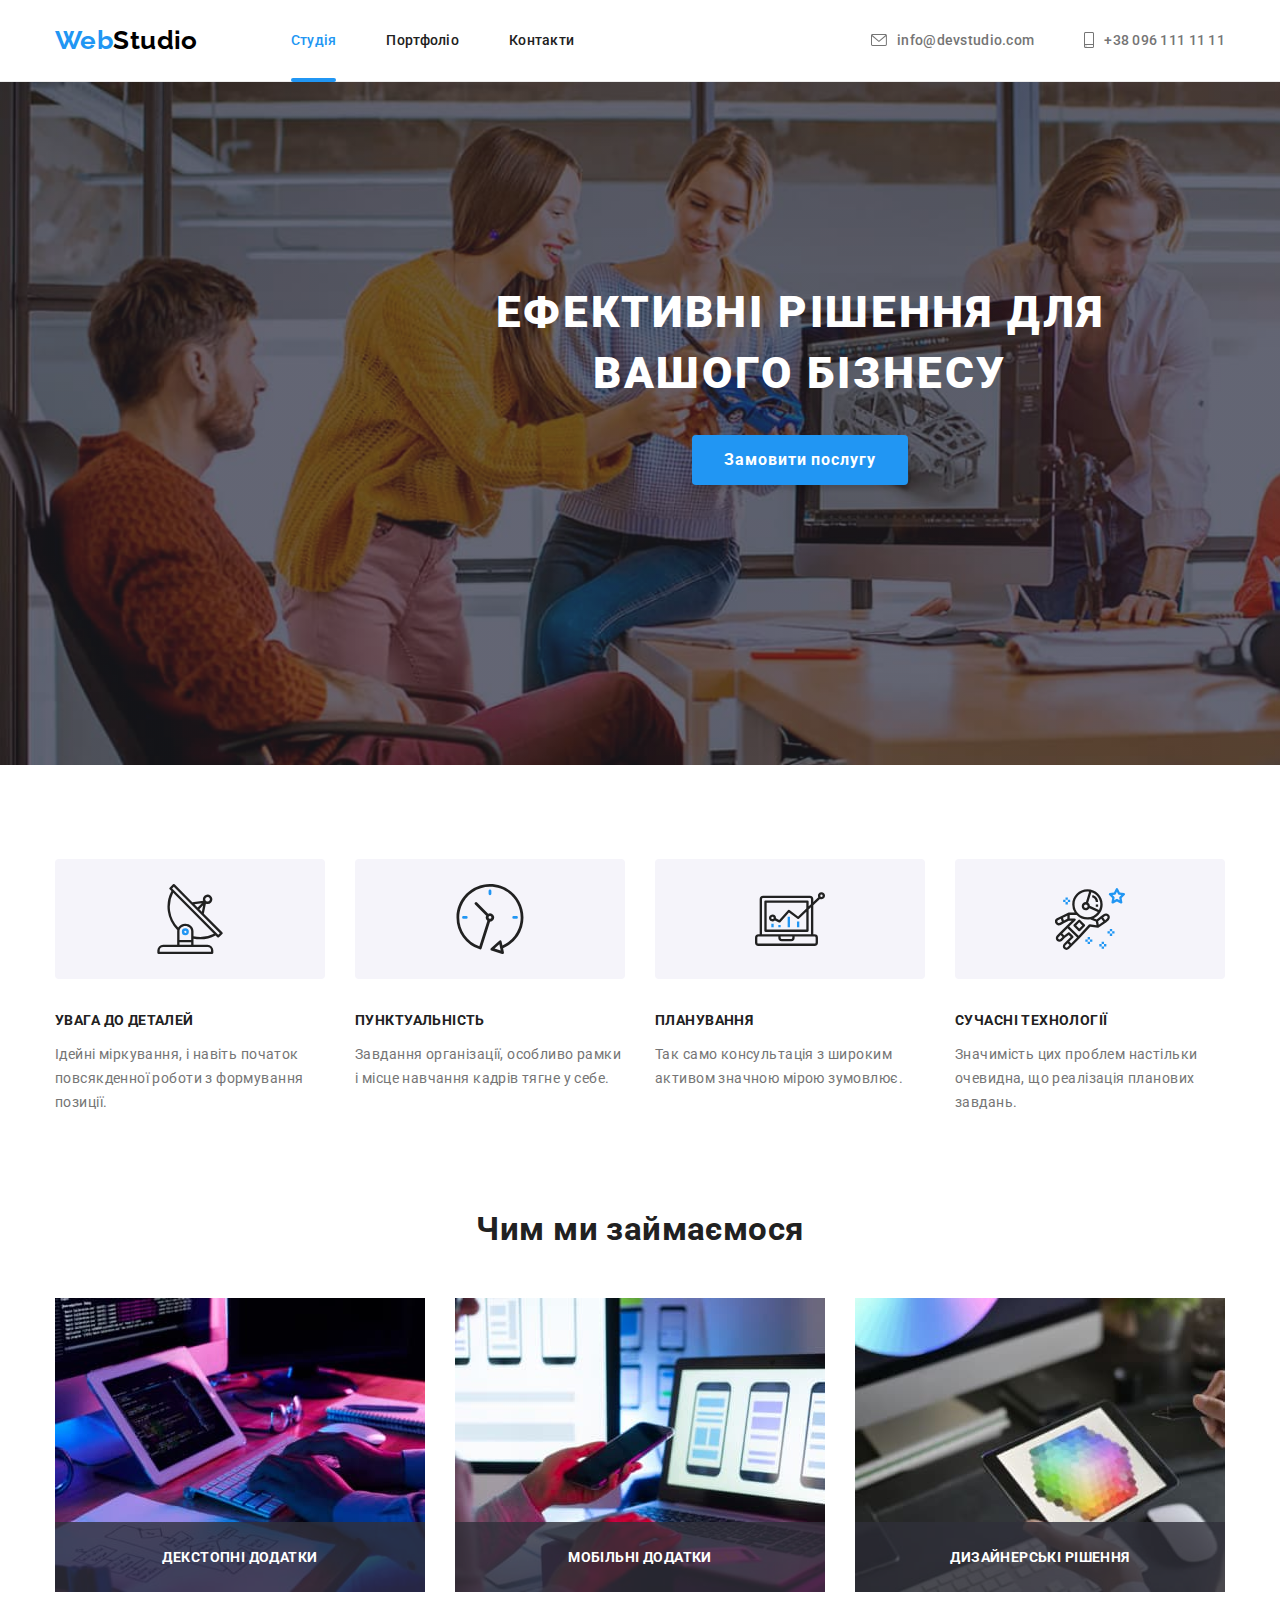
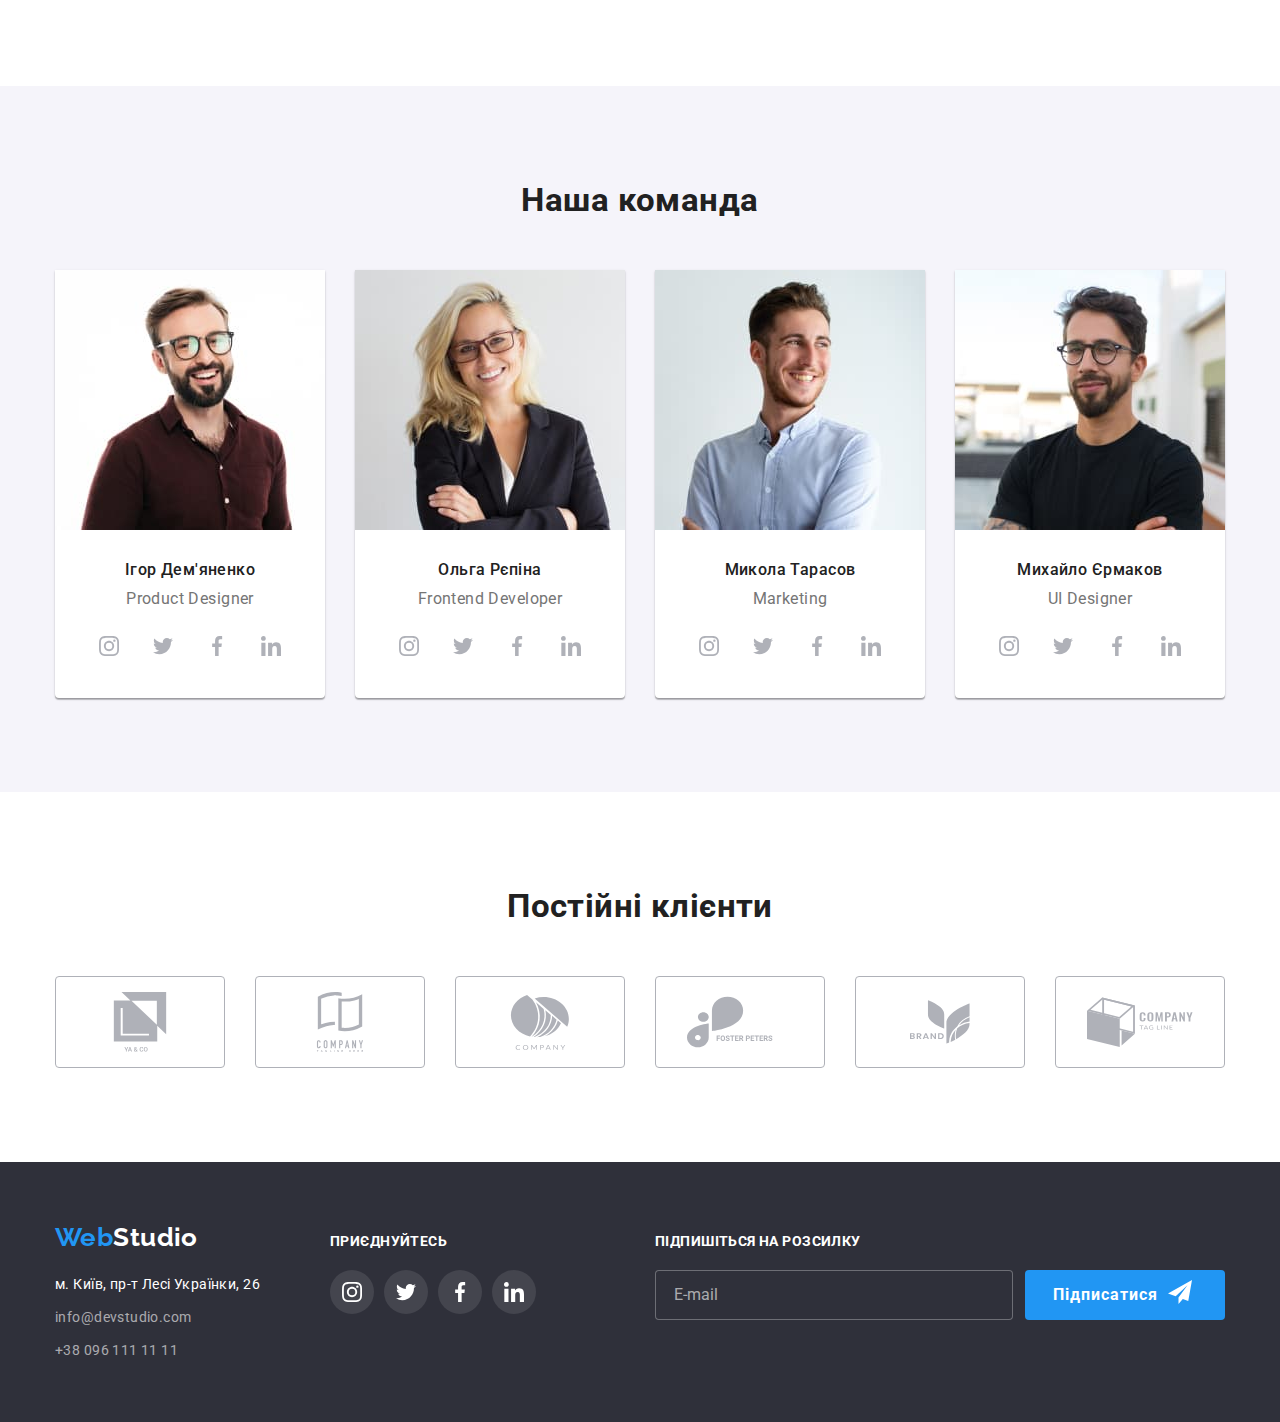
<file: index.html>
<!DOCTYPE html>
<html lang="uk">
  <head>
    <meta charset="UTF-8" />
    <meta http-equiv="X-UA-Compatible" content="IE=edge" />
    <meta name="viewport" content="width=device-width, initial-scale=1.0" />
    <title>WebStudio</title>
    <link rel="preconnect" href="https://fonts.googleapis.com" />
    <link rel="preconnect" href="https://fonts.gstatic.com" crossorigin />
    <link
      href="https://fonts.googleapis.com/css2?family=Raleway:wght@700&family=Roboto:wght@400;500;700;900&display=swap"
      rel="stylesheet"
    />
    <link
      rel="stylesheet"
      href="https://cdn.jsdelivr.net/npm/modern-normalize@1.1.0/modern-normalize.min.css"
    />
    <link rel="stylesheet" href="./css/main.min.css" />
  </head>
  <body>
    <!--Header of site-->
    <header class="page-header">
      <div class="container">
        <nav class="navigation">
          <!--Logo-->

          <a class="logo logo--header" href="./index.html" lang="en"
            ><span class="logo logo--blue">Web</span>Studio</a
          >
          <!--Navigation of site-->

          <ul class="site-nav">
            <li>
              <a class="site-nav__link site-nav__link--current" href="./index.html">Студія</a>
            </li>
            <li>
              <a class="site-nav__link" href="./portfolio.html">Портфоліо</a>
            </li>
            <li>
              <a class="site-nav__link" href="#">Контакти</a>
            </li>
          </ul>
        </nav>
        <!--Contacts-->

        <ul class="list-contacts">
          <li class="list-contacts__item">
            <a class="list-contacts__link" href="mailto:info@devstudio.com">
              <svg width="16" height="12" class="list-contacts__icon">
                <use href="./images/icons.svg#icon-envelope"></use>
              </svg>
              info@devstudio.com</a
            >
          </li>
          <li class="list-contacts__item">
            <a class="list-contacts__link" href="tel:+380961111111">
              <svg width="10" height="16" class="list-contacts__icon">
                <use href="./images/icons.svg#icon-smartphone"></use>
              </svg>
              +38 096 111 11 11</a
            >
          </li>
        </ul>

        <!-- Mobile menu button -->
        <button class="mobile-menu__button js-open-menu" type="button">
          <svg class="mobile-menu__icon">
            <use href="./images/icons.svg#icon-mobile-menu"></use>
          </svg>
        </button>
      </div>

      <!-- Mobile menu -->
      <div class="mobile-menu container js-menu-container">
        <button class="mobile-menu__closed js-close-menu">
          <svg width="19" height="19">
            <use href="./images/icons.svg#icon-close"></use>
          </svg>
        </button>

        <nav>
          <ul class="mobile-nav">
            <li class="mobile-nav__item">
              <a class="mobile-nav__link mobile-nav__link--current" href="./index.html">Студія</a>
            </li>
            <li class="mobile-nav__item">
              <a class="mobile-nav__link" href="./portfolio.html">Портфоліо</a>
            </li>
            <li class="mobile-nav__item">
              <a class="mobile-nav__link" href="#">Контакти</a>
            </li>
          </ul>
        </nav>

        <ul class="mobile-list-contacts">
          <li class="mobile-list-contacts__item">
            <a
              class="mobile-list-contacts__link mobile-list-contacts__link--tel"
              href="tel:+380961111111"
            >
              +38 096 111 11 11</a
            >
          </li>
          <li class="mobile-list-contacts__item">
            <a class="mobile-list-contacts__link" href="mailto:info@devstudio.com">
              info@devstudio.com</a
            >
          </li>
        </ul>
        <ul class="mobile-list-social">
          <li class="mobile-list-social__item">
            <a class="mobile-list-social__link" href="#" aria-label="Instagram">Instagram</a>
          </li>
          <li class="mobile-list-social__item">
            <a class="mobile-list-social__link" href="#" aria-label="Twitter">Twitter</a>
          </li>
          <li class="mobile-list-social__item">
            <a class="mobile-list-social__link" href="#" aria-label="Facebook">Facebook</a>
          </li>
          <li class="mobile-list-social__item">
            <a class="mobile-list-social__link" href="#" aria-label="LinkedIn">LinkedIn</a>
          </li>
        </ul>
      </div>
    </header>

    <!--Main content-->
    <main>
      <!--Hero-->
      <section class="hero hero__overlay">
        <div class="container">
          <h1 class="hero__title">Ефективні рішення для вашого бізнесу</h1>
          <button class="hero__button" type="button" data-modal-open>Замовити послугу</button>
        </div>
      </section>

      <!--About us-->
      <section class="benefits section benefits__section">
        <div class="container">
          <!--Hidden h2-->
          <h2 class="section__title vis-hidden">Особливості</h2>
          <ul class="benefits-list">
            <li class="benefits-list__item">
              <div class="benefits-list__icon">
                <svg width="70" height="70"><use href="./images/icons.svg#icon-antenna"></use></svg>
              </div>
              <h3 class="benefits-list__description">Увага до деталей</h3>
              <p>Ідейні міркування, і навіть початок повсякденної роботи з формування позиції.</p>
            </li>
            <li class="benefits-list__item">
              <div class="benefits-list__icon">
                <svg width="70" height="70"><use href="./images/icons.svg#icon-clock"></use></svg>
              </div>
              <h3 class="benefits-list__description">Пунктуальність</h3>
              <p>Завдання організації, особливо рамки і місце навчання кадрів тягне у себе.</p>
            </li>
            <li class="benefits-list__item">
              <div class="benefits-list__icon">
                <svg width="70" height="70"><use href="./images/icons.svg#icon-diagram"></use></svg>
              </div>
              <h3 class="benefits-list__description">Планування</h3>
              <p>Так само консультація з широким активом значною мірою зумовлює.</p>
            </li>
            <li class="benefits-list__item">
              <div class="benefits-list__icon">
                <svg width="70" height="70">
                  <use href="./images/icons.svg#icon-astronaut"></use>
                </svg>
              </div>
              <h3 class="benefits-list__description">Сучасні технології</h3>
              <p>Значимість цих проблем настільки очевидна, що реалізація планових завдань.</p>
            </li>
          </ul>
        </div>
      </section>

      <!--About products-->
      <section class="product section">
        <div class="container">
          <h2 class="section__title">Чим ми займаємося</h2>
          <ul class="product__list">
            <li class="product__card">
              <img
                srcset="./images/desktop/img1@1x.jpg 1x, ./images/desktop/img1@2x.jpg 2x"
                src="#"
                alt="Людина працює з ноутбуком"
                width="370"
              />
              <div class="product__overlay">
                <p class="product__title">Декстопні додатки</p>
              </div>
            </li>
            <li class="product__card">
              <img
                srcset="./images/desktop/img2@1x.jpg 1x, ./images/desktop/img2@2x.jpg 2x"
                src="#"
                alt="Людина перед монитором комп'ютера дивиться на екран смартфона"
                width="370"
              />
              <div class="product__overlay">
                <p class="product__title">Мобільні додатки</p>
              </div>
            </li>
            <li class="product__card">
              <img
                srcset="./images/desktop/img3@1x.jpg 1x, ./images/desktop/img3@2x.jpg 2x"
                src="#"
                alt="Людина працює з планшетом"
                width="370"
              />
              <div class="product__overlay">
                <p class="product__title">Дизайнерські рішення</p>
              </div>
            </li>
          </ul>
        </div>
      </section>

      <!--About Team -->
      <section class="team section">
        <div class="container">
          <h2 class="section__title">Наша команда</h2>
          <ul class="team__list">
            <li class="team__item">
              <picture>
                <source
                  srcset="
                    ./images/desktop/photo-igor@1x.jpg 1x,
                    ./images/desktop/photo-igor@2x.jpg 2x
                  "
                  media="(min-width: 1200px)"
                />
                <source
                  srcset="
                    ./images/tablet/photo-igor@1x.jpg 1x,
                    ./images/tablet/photo-igor@2x.jpg 2x
                  "
                  media="(min-width: 768px)"
                />
                <source
                  srcset="
                    ./images/mobile/photo-igor@1x.jpg 1x,
                    ./images/mobile/photo-igor@2x.jpg 2x
                  "
                  media="(max-width: 767px)"
                />
                <img class="team__photo" src="#" alt="Дизайнер Ігор Дем'яненко " />
              </picture>

              <div class="team__employee">
                <h3 class="team__subtitle">Ігор Дем'яненко</h3>
                <p class="team__position" lang="en">Product Designer</p>
                <ul class="social__list team__social-list">
                  <li>
                    <a class="social__icon" href="#" aria-label="Instagram">
                      <svg width="20" height="20">
                        <use href="./images/icons.svg#icon-instagram"></use>
                      </svg>
                    </a>
                  </li>
                  <li>
                    <a class="social__icon" href="#" aria-label="Twitter">
                      <svg width="20" height="20">
                        <use href="./images/icons.svg#icon-twitter"></use>
                      </svg>
                    </a>
                  </li>
                  <li>
                    <a class="social__icon" href="#" aria-label="Facebook">
                      <svg width="20" height="20">
                        <use href="./images/icons.svg#icon-facebook"></use>
                      </svg>
                    </a>
                  </li>
                  <li>
                    <a class="social__icon" href="#" aria-label="LinkedIn">
                      <svg width="20" height="20">
                        <use href="./images/icons.svg#icon-linkedin"></use>
                      </svg>
                    </a>
                  </li>
                </ul>
              </div>
            </li>
            <li class="team__item">
              <picture>
                <source
                  srcset="
                    ./images/desktop/photo-olga@1x.jpg 1x,
                    ./images/desktop/photo-olga@2x.jpg 2x
                  "
                  media="(min-width: 1200px)"
                />
                <source
                  srcset="
                    ./images/tablet/photo-olga@1x.jpg 1x,
                    ./images/tablet/photo-olga@2x.jpg 2x
                  "
                  media="(min-width: 768px)"
                />
                <source
                  srcset="
                    ./images/mobile/photo-olga@1x.jpg 1x,
                    ./images/mobile/photo-olga@2x.jpg 2x
                  "
                  media="(max-width: 767px)"
                />
                <img class="team__photo" src="#" alt="Розробник Ольга Рєпіна" />
              </picture>
              <div class="team__employee">
                <h3 class="team__subtitle">Ольга Рєпіна</h3>
                <p class="team__position" lang="en">Frontend Developer</p>
                <ul class="social__list team__social-list">
                  <li>
                    <a class="social__icon" href="#" aria-label="Instagram">
                      <svg width="20" height="20">
                        <use href="./images/icons.svg#icon-instagram"></use>
                      </svg>
                    </a>
                  </li>
                  <li>
                    <a class="social__icon" href="#" aria-label="Twitter">
                      <svg width="20" height="20">
                        <use href="./images/icons.svg#icon-twitter"></use>
                      </svg>
                    </a>
                  </li>
                  <li>
                    <a class="social__icon" href="#" aria-label="Facebook">
                      <svg width="20" height="20">
                        <use href="./images/icons.svg#icon-facebook"></use>
                      </svg>
                    </a>
                  </li>
                  <li>
                    <a class="social__icon" href="#" aria-label="LinkedIn">
                      <svg width="20" height="20">
                        <use href="./images/icons.svg#icon-linkedin"></use>
                      </svg>
                    </a>
                  </li>
                </ul>
              </div>
            </li>
            <li class="team__item">
              <picture>
                <source
                  srcset="
                    ./images/desktop/photo-mikola@1x.jpg 1x,
                    ./images/desktop/photo-mikola@2x.jpg 2x
                  "
                  media="(min-width: 1200px)"
                />
                <source
                  srcset="
                    ./images/tablet/photo-mikola@1x.jpg 1x,
                    ./images/tablet/photo-mikola@2x.jpg 2x
                  "
                  media="(min-width: 768px)"
                />
                <source
                  srcset="
                    ./images/mobile/photo-mikola@1x.jpg 1x,
                    ./images/mobile/photo-mikola@2x.jpg 2x
                  "
                  media="(max-width: 767px)"
                />
                <img class="team__photo" src="#" alt="Маркетолог Микола Тарасов" />
              </picture>
              <div class="team__employee">
                <h3 class="team__subtitle">Микола Тарасов</h3>
                <p class="team__position" lang="en">Marketing</p>
                <ul class="social__list team__social-list">
                  <li>
                    <a class="social__icon" href="#" aria-label="Instagram">
                      <svg width="20" height="20">
                        <use href="./images/icons.svg#icon-instagram"></use>
                      </svg>
                    </a>
                  </li>
                  <li>
                    <a class="social__icon" href="#" aria-label="Twitter">
                      <svg width="20" height="20">
                        <use href="./images/icons.svg#icon-twitter"></use>
                      </svg>
                    </a>
                  </li>
                  <li>
                    <a class="social__icon" href="#" aria-label="Facebook">
                      <svg width="20" height="20">
                        <use href="./images/icons.svg#icon-facebook"></use>
                      </svg>
                    </a>
                  </li>
                  <li>
                    <a class="social__icon" href="#" aria-label="LinkedIn">
                      <svg width="20" height="20">
                        <use href="./images/icons.svg#icon-linkedin"></use>
                      </svg>
                    </a>
                  </li>
                </ul>
              </div>
            </li>
            <li class="team__item">
              <picture>
                <source
                  srcset="
                    ./images/desktop/photo-myhailo@1x.jpg 1x,
                    ./images/desktop/photo-myhailo@2x.jpg 2x
                  "
                  media="(min-width: 1200px)"
                />
                <source
                  srcset="
                    ./images/tablet/photo-myhailo@1x.jpg 1x,
                    ./images/tablet/photo-myhailo@2x.jpg 2x
                  "
                  media="(min-width: 768px)"
                />
                <source
                  srcset="
                    ./images/mobile/photo-myhailo@1x.jpg 1x,
                    ./images/mobile/photo-myhailo@2x.jpg 2x
                  "
                  media="(max-width: 767px)"
                />
                <img class="team__photo" src="#" alt="Дизайнер Михайло Єрмаков" />
              </picture>
              <div class="team__employee">
                <h3 class="team__subtitle">Михайло Єрмаков</h3>
                <p class="team__position" lang="en">UI Designer</p>
                <ul class="social__list team__social-list">
                  <li>
                    <a class="social__icon" href="#" aria-label="Instagram">
                      <svg width="20" height="20">
                        <use href="./images/icons.svg#icon-instagram"></use>
                      </svg>
                    </a>
                  </li>
                  <li>
                    <a class="social__icon" href="#" aria-label="Twitter">
                      <svg width="20" height="20">
                        <use href="./images/icons.svg#icon-twitter"></use>
                      </svg>
                    </a>
                  </li>
                  <li>
                    <a class="social__icon" href="#" aria-label="Facebook">
                      <svg width="20" height="20">
                        <use href="./images/icons.svg#icon-facebook"></use>
                      </svg>
                    </a>
                  </li>
                  <li>
                    <a class="social__icon" href="#" aria-label="LinkedIn">
                      <svg width="20" height="20">
                        <use href="./images/icons.svg#icon-linkedin"></use>
                      </svg>
                    </a>
                  </li>
                </ul>
              </div>
            </li>
          </ul>
        </div>
      </section>

      <!-- Clients -->
      <section class="section">
        <div class="container">
          <h2 class="section__title">Постійні клієнти</h2>
          <ul class="clients__list">
            <li>
              <a class="clients__link" href="#">
                <svg width="106" height="60">
                  <use href="./images/icons.svg#icon-company_logo-1"></use>
                </svg>
              </a>
            </li>
            <li>
              <a class="clients__link" href="#">
                <svg width="106" height="60">
                  <use href="./images/icons.svg#icon-company_logo-2"></use>
                </svg>
              </a>
            </li>
            <li>
              <a class="clients__link" href="#">
                <svg width="106" height="60">
                  <use href="./images/icons.svg#icon-company_logo-3"></use>
                </svg>
              </a>
            </li>
            <li>
              <a class="clients__link" href="#">
                <svg width="106" height="60">
                  <use href="./images/icons.svg#icon-company_logo-4"></use>
                </svg>
              </a>
            </li>
            <li>
              <a class="clients__link" href="#">
                <svg width="106" height="60">
                  <use href="./images/icons.svg#icon-company_logo-5"></use>
                </svg>
              </a>
            </li>
            <li>
              <a class="clients__link" href="#">
                <svg width="106" height="60">
                  <use href="./images/icons.svg#icon-company_logo-6"></use>
                </svg>
              </a>
            </li>
          </ul>
        </div>
      </section>
    </main>
    <!--Footer-->
    <footer class="footer">
      <div class="container footer__section">
        <!--Logo-->
        <div>
          <a href="./index.html" lang="en" class="logo logo--footer"
            ><span class="logo--blue">Web</span>Studio</a
          >

          <!--Address-->
          <address>
            <ul class="footer-contact__list">
              <li class="footer-contact__item">
                <a
                  class="footer-contact__link footer-contact__link--map"
                  href="https://goo.gl/maps/CPtrU1FHBa2aNyZL9"
                  target="_blank"
                  rel="noopener noreferrer nofollow"
                  >м. Київ, пр-т Лесі Українки, 26</a
                >
              </li>
              <li class="footer-contact__item">
                <a class="footer-contact__link" href="mailto:info@devstudio.com"
                  >info@devstudio.com</a
                >
              </li>
              <li class="footer-contact__item">
                <a class="footer-contact__link" href="tel:+380961111111">+38 096 111 11 11</a>
              </li>
            </ul>
          </address>
        </div>
        <!-- Social -->
        <div class="footer__social">
          <p class="footer__title">Приєднуйтесь</p>
          <ul class="social__list">
            <li>
              <a
                class="social__icon footer__social__icon social__icon--footer"
                href="#"
                aria-label="Instagram"
              >
                <svg width="20" height="20">
                  <use href="./images/icons.svg#icon-instagram"></use>
                </svg>
              </a>
            </li>
            <li>
              <a class="social__icon social__icon--footer" href="#" aria-label="Twitter">
                <svg width="20" height="20"><use href="./images/icons.svg#icon-twitter"></use></svg>
              </a>
            </li>
            <li>
              <a
                class="social__icon footer__social-icon social__icon--footer"
                href="#"
                aria-label="Facebook"
              >
                <svg width="20" height="20">
                  <use href="./images/icons.svg#icon-facebook"></use>
                </svg>
              </a>
            </li>
            <li>
              <a class="social__icon social__icon--footer" href="#" aria-label="LinkedIn">
                <svg width="20" height="20">
                  <use href="./images/icons.svg#icon-linkedin"></use>
                </svg>
              </a>
            </li>
          </ul>
        </div>
        <div class="footer__form">
          <p class="footer__title">Підпишіться на розсилку</p>
          <form action="#" class="subscription">
            <label class="subscription__label">
              <input
                class="subscription__field"
                type="email"
                name="user-email"
                id="user-email"
                placeholder="E-mail"
                required
              />
            </label>
            <button class="subscription__btn" type="submit">
              Підписатися
              <span>
                <svg class="subscription__icon">
                  <use href="./images/icons.svg#icon-send"></use>
                </svg>
              </span>
            </button>
          </form>
        </div>
      </div>
    </footer>

    <!-- Backdrop and modal -->

    <div class="backdrop is-hidden" data-modal>
      <div class="modal">
        <button class="modal__btn-closed" type="button" data-modal-close>
          <svg width="18" height="18" class="icon">
            <use href="./images/icons.svg#icon-close"></use>
          </svg>
        </button>
        <!-- Modal form -->
        <p class="modal-form__title">Залиште свої дані, ми вам передзвонимо</p>
        <form action="#" class="modal-form">
          <label class="modal-form__label">
            <span class="modal-form__denomination">Ім'я</span>
            <span class="modal-form__field">
              <input
                class="modal-form__input"
                type="text"
                name="user_name"
                pattern="[a-zA-zа-яА-яіІїЇєЄ]+"
                required
              />
              <svg class="modal-form__icon">
                <use href="./images/icons.svg#icon-form-name" width="12" height="12"></use>
              </svg>
            </span>
          </label>
          <label class="modal-form__label">
            <span class="modal-form__denomination">Телефон</span>
            <span class="modal-form__field">
              <input
                class="modal-form__input"
                type="tel"
                name="user_phone"
                pattern="[0-9+]{13}"
                title="+38xxxxxxxxxx"
                required
              />
              <svg class="modal-form__icon">
                <use href="./images/icons.svg#icon-form-tel" width="12" height="12"></use>
              </svg>
            </span>
          </label>
          <label class="modal-form__label">
            <span class="modal-form__denomination">Пошта</span>
            <span class="modal-form__field">
              <input class="modal-form__input" type="email" name="user_mail" required />
              <svg class="modal-form__icon">
                <use href="./images/icons.svg#icon-form-mail" width="12" height="12"></use>
              </svg>
            </span>
          </label>
          <label class="modal-form__label">
            <span class="modal-form__denomination">Коментар</span>
            <textarea
              class="modal-form__text"
              name="user_message"
              placeholder="Введіть текст"
            ></textarea>
          </label>
          <label class="modal-form-check">
            <input
              class="modal-form__check vis-hidden"
              type="checkbox"
              name="user_policy"
              required
            />
            <svg class="custom-checkbox">
              <use
                class="custom-checkbox__icon"
                href="./images/icons.svg#icon-check"
                width="16"
                height="15"
              ></use>
            </svg>
            Погоджуюся з розсилкою та приймаю&nbsp;
            <a class="modal-form-check__link" href="#">Умови договору</a>
          </label>
          <button class="modal-form__button" type="submit">Відправити</button>
        </form>
      </div>
    </div>

    <!-- Script -->
    <script src="./js/modal.js"></script>
    <script src="./js/mobile-menu.js"></script>
  </body>
</html>
</file>
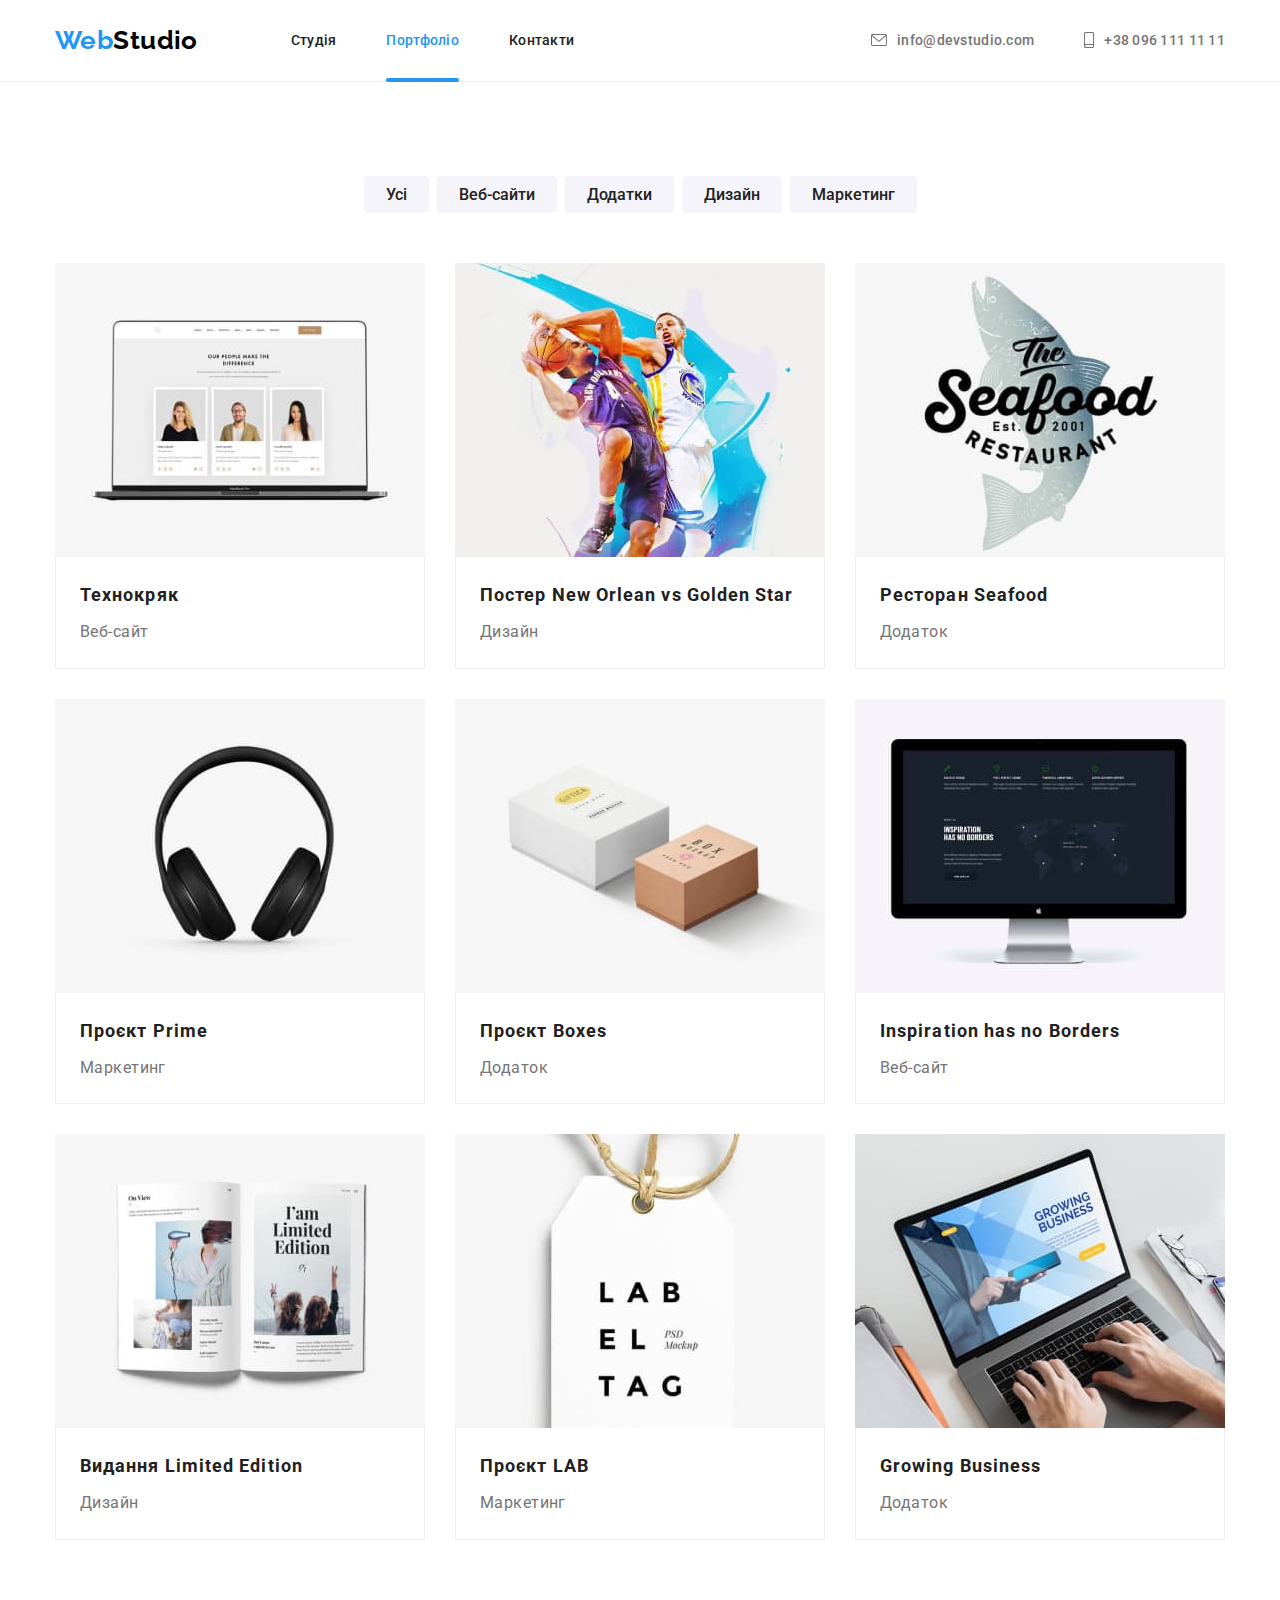
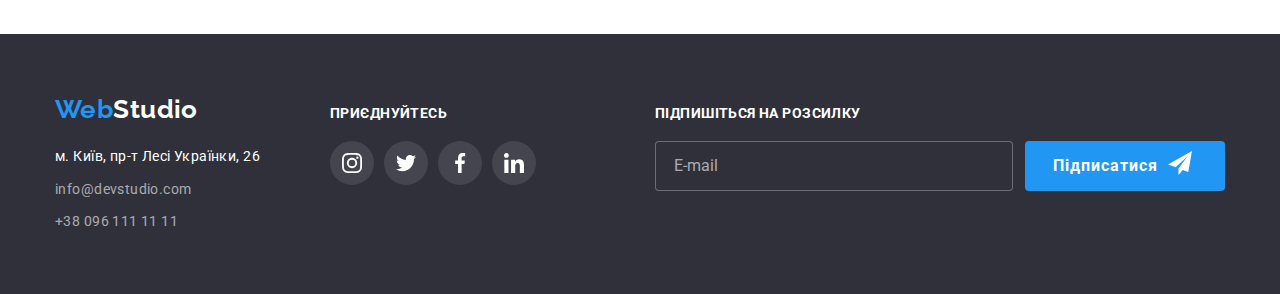
<file: portfolio.html>
<!DOCTYPE html>
<html lang="uk">
  <head>
    <meta charset="UTF-8" />
    <meta http-equiv="X-UA-Compatible" content="IE=edge" />
    <meta name="viewport" content="width=device-width, initial-scale=1.0" />
    <title>WebStudio</title>
    <link rel="preconnect" href="https://fonts.googleapis.com" />
    <link rel="preconnect" href="https://fonts.gstatic.com" crossorigin />
    <link
      href="https://fonts.googleapis.com/css2?family=Raleway:wght@700&family=Roboto:wght@400;500;700;900&display=swap"
      rel="stylesheet"
    />
    <link
      rel="stylesheet"
      href="https://cdn.jsdelivr.net/npm/modern-normalize@1.1.0/modern-normalize.min.css"
    />

    <link rel="stylesheet" href="./css/main.min.css" />
  </head>
  <body>
    <!--Header of site-->
    <header class="page-header">
      <div class="container">
        <nav class="navigation">
          <!--Logo-->

          <a class="logo logo--header" href="./index.html" lang="en"
            ><span class="logo logo--blue">Web</span>Studio</a
          >
          <!--Navigation of site-->

          <ul class="site-nav">
            <li>
              <a class="site-nav__link" href="./index.html">Студія</a>
            </li>
            <li>
              <a class="site-nav__link site-nav__link--current" href="./portfolio.html"
                >Портфоліо</a
              >
            </li>
            <li>
              <a class="site-nav__link" href="#">Контакти</a>
            </li>
          </ul>
        </nav>
        <!--Contacts-->

        <ul class="list-contacts">
          <li class="list-contacts__item">
            <a class="list-contacts__link" href="mailto:info@devstudio.com">
              <svg width="16" height="12" class="list-contacts__icon">
                <use href="./images/icons.svg#icon-envelope"></use>
              </svg>
              info@devstudio.com</a
            >
          </li>
          <li class="list-contacts__item">
            <a class="list-contacts__link" href="tel:+380961111111">
              <svg width="10" height="16" class="list-contacts__icon">
                <use href="./images/icons.svg#icon-smartphone"></use>
              </svg>
              +38 096 111 11 11</a
            >
          </li>
        </ul>

        <!-- Mobile menu button -->
        <button class="mobile-menu__button js-open-menu" type="button">
          <svg class="mobile-menu__icon">
            <use href="./images/icons.svg#icon-mobile-menu"></use>
          </svg>
        </button>
      </div>

      <!-- Mobile menu -->
      <div class="mobile-menu container js-menu-container">
        <button class="mobile-menu__closed js-close-menu">
          <svg width="19" height="19">
            <use href="./images/icons.svg#icon-close"></use>
          </svg>
        </button>

        <nav>
          <ul class="mobile-nav">
            <li class="mobile-nav__item">
              <a class="mobile-nav__link" href="./index.html">Студія</a>
            </li>
            <li class="mobile-nav__item">
              <a class="mobile-nav__link mobile-nav__link--current" href="./portfolio.html"
                >Портфоліо</a
              >
            </li>
            <li class="mobile-nav__item">
              <a class="mobile-nav__link" href="#">Контакти</a>
            </li>
          </ul>
        </nav>

        <ul class="mobile-list-contacts">
          <li class="mobile-list-contacts__item">
            <a
              class="mobile-list-contacts__link mobile-list-contacts__link--tel"
              href="tel:+380961111111"
            >
              +38 096 111 11 11</a
            >
          </li>
          <li class="mobile-list-contacts__item">
            <a class="mobile-list-contacts__link" href="mailto:info@devstudio.com">
              info@devstudio.com</a
            >
          </li>
        </ul>
        <ul class="mobile-list-social">
          <li class="mobile-list-social__item">
            <a class="mobile-list-social__link" href="#" aria-label="Instagram">Instagram</a>
          </li>
          <li class="mobile-list-social__item">
            <a class="mobile-list-social__link" href="#" aria-label="Twitter">Twitter</a>
          </li>
          <li class="mobile-list-social__item">
            <a class="mobile-list-social__link" href="#" aria-label="Facebook">Facebook</a>
          </li>
          <li class="mobile-list-social__item">
            <a class="mobile-list-social__link" href="#" aria-label="LinkedIn">LinkedIn</a>
          </li>
        </ul>
      </div>
    </header>

    <!--Main content-->
    <main>
      <!-- Filters -->
      <section class="section">
        <div class="container">
          <!-- Hidden h1 -->
          <h1 class="section__title vis-hidden">Портфоліо</h1>
          <ul class="filter">
            <li><button type="button" class="filter__button">Усі</button></li>
            <li><button type="button" class="filter__button">Веб-сайти</button></li>
            <li><button type="button" class="filter__button">Додатки</button></li>
            <li><button type="button" class="filter__button">Дизайн</button></li>
            <li><button type="button" class="filter__button">Маркетинг</button></li>
          </ul>

          <ul class="card-set">
            <li class="card-set__item">
              <a href="#" class="card-set__link">
                <div class="card-set__description">
                  <picture>
                    <source
                      srcset="
                        ./images/desktop/portfolio1@1x.jpg 1x,
                        ./images/desktop/portfolio1@2x.jpg 2x
                      "
                      media="(min-width: 1200px)"
                    />
                    <source
                      srcset="
                        ./images/tablet/portfolio1@1x.jpg 1x,
                        ./images/tablet/portfolio1@2x.jpg 2x
                      "
                      media="(min-width: 768px)"
                    />
                    <source
                      srcset="
                        ./images/mobile/portfolio1@1x.jpg 1x,
                        ./images/mobile/portfolio1@2x.jpg 2x
                      "
                      media="(max-width: 767px)"
                    />
                    <img
                      class="card-set__img"
                      src="#"
                      alt="Ноутбук з відкритою сторінкою сайта у браузері"
                      width="370"
                    />
                  </picture>

                  <p class="card-set__overlay">
                    Ресурс пропонує комплексні пропозиції з різним рівнем функціоналу та сервісів.
                    Все це дозволить відвідувачу отримати вичерпні відомості про компанію чи
                    приватну особу.
                  </p>
                </div>
                <div class="card-set_thumb">
                  <h2 class="card-set__title">Технокряк</h2>
                  <p class="card-set__subtitle">Веб-сайт</p>
                </div>
              </a>
            </li>
            <li class="card-set__item">
              <a href="#" class="card-set__link">
                <div class="card-set__description">
                  <picture>
                    <source
                      srcset="
                        ./images/desktop/portfolio2@1x.jpg 1x,
                        ./images/desktop/portfolio2@2x.jpg 2x
                      "
                      media="(min-width: 1200px)"
                    />
                    <source
                      srcset="
                        ./images/tablet/portfolio2@1x.jpg 1x,
                        ./images/tablet/portfolio2@2x.jpg 2x
                      "
                      media="(min-width: 768px)"
                    />
                    <source
                      srcset="
                        ./images/mobile/portfolio2@1x.jpg 1x,
                        ./images/mobile/portfolio2@2x.jpg 2x
                      "
                      media="(max-width: 767px)"
                    />
                    <img
                      class="card-set__img"
                      src="#"
                      alt="Постер із зображенням двох баскетболістів у різній формі"
                      width="370"
                    />
                  </picture>

                  <p class="card-set__overlay">
                    Ресурс пропонує комплексні пропозиції з різним рівнем функціоналу та сервісів.
                    Все це дозволить відвідувачу отримати вичерпні відомості про компанію чи
                    приватну особу.
                  </p>
                </div>
                <div class="card-set_thumb">
                  <h2 class="card-set__title">
                    Постер <span lang="en">New Orlean vs Golden Star</span>
                  </h2>
                  <p class="card-set__subtitle">Дизайн</p>
                </div>
              </a>
            </li>
            <li class="card-set__item">
              <a href="#" class="card-set__link">
                <div class="card-set__description">
                  <picture>
                    <source
                      srcset="
                        ./images/desktop/portfolio3@1x.jpg 1x,
                        ./images/desktop/portfolio3@2x.jpg 2x
                      "
                      media="(min-width: 1200px)"
                    />
                    <source
                      srcset="
                        ./images/tablet/portfolio3@1x.jpg 1x,
                        ./images/tablet/portfolio3@2x.jpg 2x
                      "
                      media="(min-width: 768px)"
                    />
                    <source
                      srcset="
                        ./images/mobile/portfolio3@1x.jpg 1x,
                        ./images/mobile/portfolio3@2x.jpg 2x
                      "
                      media="(max-width: 767px)"
                    />
                    <img
                      class="card-set__img"
                      src="#"
                      alt="Логотип ресторану, на якому зображено рибу"
                      width="370"
                    />
                  </picture>

                  <p class="card-set__overlay">
                    Ресурс пропонує комплексні пропозиції з різним рівнем функціоналу та сервісів.
                    Все це дозволить відвідувачу отримати вичерпні відомості про компанію чи
                    приватну особу.
                  </p>
                </div>
                <div class="card-set_thumb">
                  <h2 class="card-set__title">Ресторан <span lang="en">Seafood</span></h2>
                  <p class="card-set__subtitle">Додаток</p>
                </div>
              </a>
            </li>
            <li class="card-set__item">
              <a href="#" class="card-set__link">
                <div class="card-set__description">
                  <picture>
                    <source
                      srcset="
                        ./images/desktop/portfolio4@1x.jpg 1x,
                        ./images/desktop/portfolio4@2x.jpg 2x
                      "
                      media="(min-width: 1200px)"
                    />
                    <source
                      srcset="
                        ./images/tablet/portfolio4@1x.jpg 1x,
                        ./images/tablet/portfolio4@2x.jpg 2x
                      "
                      media="(min-width: 768px)"
                    />
                    <source
                      srcset="
                        ./images/mobile/portfolio4@1x.jpg 1x,
                        ./images/mobile/portfolio4@2x.jpg 2x
                      "
                      media="(max-width: 767px)"
                    />
                    <img class="card-set__img" src="#" alt="Чорні навушники" width="370" />
                  </picture>

                  <p class="card-set__overlay">
                    Ресурс пропонує комплексні пропозиції з різним рівнем функціоналу та сервісів.
                    Все це дозволить відвідувачу отримати вичерпні відомості про компанію чи
                    приватну особу.
                  </p>
                </div>
                <div class="card-set_thumb">
                  <h2 class="card-set__title">Проєкт <span lang="en">Prime</span></h2>
                  <p class="card-set__subtitle">Маркетинг</p>
                </div>
              </a>
            </li>
            <li class="card-set__item">
              <a href="#" class="card-set__link">
                <div class="card-set__description">
                  <picture>
                    <source
                      srcset="
                        ./images/desktop/portfolio5@1x.jpg 1x,
                        ./images/desktop/portfolio5@2x.jpg 2x
                      "
                      media="(min-width: 1200px)"
                    />
                    <source
                      srcset="
                        ./images/tablet/portfolio5@1x.jpg 1x,
                        ./images/tablet/portfolio5@2x.jpg 2x
                      "
                      media="(min-width: 768px)"
                    />
                    <source
                      srcset="
                        ./images/mobile/portfolio5@1x.jpg 1x,
                        ./images/mobile/portfolio5@2x.jpg 2x
                      "
                      media="(max-width: 767px)"
                    />
                    <img
                      class="card-set__img"
                      src="#"
                      alt="Дві прямокутні коробки, біла та коричнева"
                      width="370"
                    />
                  </picture>

                  <p class="card-set__overlay">
                    Ресурс пропонує комплексні пропозиції з різним рівнем функціоналу та сервісів.
                    Все це дозволить відвідувачу отримати вичерпні відомості про компанію чи
                    приватну особу.
                  </p>
                </div>
                <div class="card-set_thumb">
                  <h2 class="card-set__title">Проєкт <span lang="en">Boxes</span></h2>
                  <p class="card-set__subtitle">Додаток</p>
                </div>
              </a>
            </li>
            <li class="card-set__item">
              <a href="#" class="card-set__link">
                <div class="card-set__description">
                  <picture>
                    <source
                      srcset="
                        ./images/desktop/portfolio6@1x.jpg 1x,
                        ./images/desktop/portfolio6@2x.jpg 2x
                      "
                      media="(min-width: 1200px)"
                    />
                    <source
                      srcset="
                        ./images/tablet/portfolio6@1x.jpg 1x,
                        ./images/tablet/portfolio6@2x.jpg 2x
                      "
                      media="(min-width: 768px)"
                    />
                    <source
                      srcset="
                        ./images/mobile/portfolio6@1x.jpg 1x,
                        ./images/mobile/portfolio6@2x.jpg 2x
                      "
                      media="(max-width: 767px)"
                    />
                    <img
                      class="card-set__img"
                      src="#"
                      alt="Екран комп'ютера з відкритим у браузері сайтом, на головній сторінці зображена карта світу"
                      width="370"
                    />
                  </picture>

                  <p class="card-set__overlay">
                    Ресурс пропонує комплексні пропозиції з різним рівнем функціоналу та сервісів.
                    Все це дозволить відвідувачу отримати вичерпні відомості про компанію чи
                    приватну особу.
                  </p>
                </div>
                <div class="card-set_thumb">
                  <h2 class="card-set__title" lang="en">Inspiration has no Borders</h2>
                  <p class="card-set__subtitle">Веб-сайт</p>
                </div>
              </a>
            </li>
            <li class="card-set__item">
              <a href="#" class="card-set__link">
                <div class="card-set__description">
                  <picture>
                    <source
                      srcset="
                        ./images/desktop/portfolio7@1x.jpg 1x,
                        ./images/desktop/portfolio7@2x.jpg 2x
                      "
                      media="(min-width: 1200px)"
                    />
                    <source
                      srcset="
                        ./images/tablet/portfolio7@1x.jpg 1x,
                        ./images/tablet/portfolio7@2x.jpg 2x
                      "
                      media="(min-width: 768px)"
                    />
                    <source
                      srcset="
                        ./images/mobile/portfolio7@1x.jpg 1x,
                        ./images/mobile/portfolio7@2x.jpg 2x
                      "
                      media="(max-width: 767px)"
                    />
                    <img
                      class="card-set__img"
                      src="#"
                      alt="Відкритий журнал, на сторінках фотографії жінок і текст"
                      width="370"
                    />
                  </picture>

                  <p class="card-set__overlay">
                    Ресурс пропонує комплексні пропозиції з різним рівнем функціоналу та сервісів.
                    Все це дозволить відвідувачу отримати вичерпні відомості про компанію чи
                    приватну особу.
                  </p>
                </div>
                <div class="card-set_thumb">
                  <h2 class="card-set__title">Видання <span lang="en">Limited Edition</span></h2>
                  <p class="card-set__subtitle">Дизайн</p>
                </div>
              </a>
            </li>
            <li class="card-set__item">
              <a href="#" class="card-set__link">
                <div class="card-set__description">
                  <picture>
                    <source
                      srcset="
                        ./images/desktop/portfolio8@1x.jpg 1x,
                        ./images/desktop/portfolio8@2x.jpg 2x
                      "
                      media="(min-width: 1200px)"
                    />
                    <source
                      srcset="
                        ./images/tablet/portfolio8@1x.jpg 1x,
                        ./images/tablet/portfolio8@2x.jpg 2x
                      "
                      media="(min-width: 768px)"
                    />
                    <source
                      srcset="
                        ./images/mobile/portfolio8@1x.jpg 1x,
                        ./images/mobile/portfolio8@2x.jpg 2x
                      "
                      media="(max-width: 767px)"
                    />
                    <img
                      class="card-set__img"
                      src="./images/portfolio/project_8.jpg"
                      alt="Біла прямокутна бірка для одягу з написом"
                      width="370"
                    />
                  </picture>

                  <p class="card-set__overlay">
                    Ресурс пропонує комплексні пропозиції з різним рівнем функціоналу та сервісів.
                    Все це дозволить відвідувачу отримати вичерпні відомості про компанію чи
                    приватну особу.
                  </p>
                </div>
                <div class="card-set_thumb">
                  <h2 class="card-set__title">Проєкт <span lang="en">LAB</span></h2>
                  <p class="card-set__subtitle">Маркетинг</p>
                </div>
              </a>
            </li>
            <li class="card-set__item">
              <a href="#" class="card-set__link">
                <div class="card-set__description">
                  <picture>
                    <source
                      srcset="
                        ./images/desktop/portfolio9@1x.jpg 1x,
                        ./images/desktop/portfolio9@2x.jpg 2x
                      "
                      media="(min-width: 1200px)"
                    />
                    <source
                      srcset="
                        ./images/tablet/portfolio9@1x.jpg 1x,
                        ./images/tablet/portfolio9@2x.jpg 2x
                      "
                      media="(min-width: 768px)"
                    />
                    <source
                      srcset="
                        ./images/mobile/portfolio9@1x.jpg 1x,
                        ./images/mobile/portfolio9@2x.jpg 2x
                      "
                      media="(max-width: 767px)"
                    />
                    <img
                      class="card-set__img"
                      src="./images/portfolio/project_9.jpg"
                      alt="Людина працює з ноутбуком"
                      width="370"
                    />
                  </picture>

                  <p class="card-set__overlay">
                    Ресурс пропонує комплексні пропозиції з різним рівнем функціоналу та сервісів.
                    Все це дозволить відвідувачу отримати вичерпні відомості про компанію чи
                    приватну особу.
                  </p>
                </div>
                <div class="card-set_thumb">
                  <h2 class="card-set__title" lang="en">Growing Business</h2>
                  <p class="card-set__subtitle">Додаток</p>
                </div>
              </a>
            </li>
          </ul>
        </div>
      </section>
    </main>

    <!--Footer-->
    <footer class="footer">
      <div class="container footer__section">
        <!--Logo-->
        <div>
          <a href="./index.html" lang="en" class="logo logo--footer"
            ><span class="logo--blue">Web</span>Studio</a
          >

          <!--Address-->
          <address>
            <ul class="footer-contact__list">
              <li class="footer-contact__item">
                <a
                  class="footer-contact__link footer-contact__link--map"
                  href="https://goo.gl/maps/CPtrU1FHBa2aNyZL9"
                  target="_blank"
                  rel="noopener noreferrer nofollow"
                  >м. Київ, пр-т Лесі Українки, 26</a
                >
              </li>
              <li class="footer-contact__item">
                <a class="footer-contact__link" href="mailto:info@devstudio.com"
                  >info@devstudio.com</a
                >
              </li>
              <li class="footer-contact__item">
                <a class="footer-contact__link" href="tel:+380961111111">+38 096 111 11 11</a>
              </li>
            </ul>
          </address>
        </div>
        <!-- Social -->
        <div class="footer__social">
          <p class="footer__title">Приєднуйтесь</p>
          <ul class="social__list">
            <li>
              <a class="social__icon social__icon--footer" href="#" aria-label="Instagram">
                <svg width="20" height="20">
                  <use href="./images/icons.svg#icon-instagram"></use>
                </svg>
              </a>
            </li>
            <li>
              <a class="social__icon social__icon--footer" href="#" aria-label="Twitter">
                <svg width="20" height="20"><use href="./images/icons.svg#icon-twitter"></use></svg>
              </a>
            </li>
            <li>
              <a class="social__icon social__icon--footer" href="#" aria-label="Facebook">
                <svg width="20" height="20">
                  <use href="./images/icons.svg#icon-facebook"></use>
                </svg>
              </a>
            </li>
            <li>
              <a class="social__icon social__icon--footer" href="#" aria-label="LinkedIn">
                <svg width="20" height="20">
                  <use href="./images/icons.svg#icon-linkedin"></use>
                </svg>
              </a>
            </li>
          </ul>
        </div>
        <div class="footer__form">
          <p class="footer__title">Підпишіться на розсилку</p>
          <form action="#" class="subscription">
            <label class="subscription__label">
              <input
                class="subscription__field"
                type="email"
                name="user-email"
                id="user-email"
                placeholder="E-mail"
                required
              />
            </label>
            <button class="subscription__btn" type="submit">
              Підписатися
              <span>
                <svg class="subscription__icon">
                  <use href="./images/icons.svg#icon-send"></use>
                </svg>
              </span>
            </button>
          </form>
        </div>
      </div>
    </footer>
    <!-- Script -->
    <script src="./js/mobile-menu.js"></script>
  </body>
</html>
</file>
<file: css/main.min.css>
:root{--primary-bgc: #FFFFFF;--secondary-bgc: #F5F4FA;--accent-bgc: #2F303A;--button-bgc: #2196F3;--button-active-bgc: #188CE8;--box-shadow: #000000;--border-header: #ECECEC;--border-card: #EEEEEE;--fill-icon: #AFB1B8;--time-and-function: 250ms cubic-bezier(0.4, 0, 0.2, 1);--primary-font: "Roboto", sans-serif;--secondary-font: "Raleway", sans-serif;--primary-text-color: #757575;--title-text-color: #212121;--banner-text-color: #FFFFFF;--accent-text-color: #2196F3;--logo-text-black: #000000;--font-weight-banner: 900;--font-weight-title: 700;--font-weight-content: 500}.vis-hidden{position:fixed;transform:scale(0)}h1,h2,h3,p{margin-top:0;margin-bottom:0}a{text-decoration:none;color:inherit}button{cursor:pointer}ul{list-style:none;margin-top:0;margin-bottom:0;padding-left:0}img{display:block}.container{padding-left:15px;padding-right:15px;width:100%}@media screen and (min-width: 480px){.container{margin-left:auto;margin-right:auto;width:480px}}@media screen and (min-width: 768px){.container{width:768px}}@media screen and (min-width: 1200px){.container{width:1200px}}.section{padding-top:60px;padding-bottom:60px}@media screen and (min-width: 1200px){.section{padding-top:94px;padding-bottom:94px}}body{font-family:var(--primary-font);font-size:14px;line-height:1.2;letter-spacing:.03em;background-color:var(--primary-bgc);color:var(--primary-text-color)}.logo{font-family:var(--secondary-font);font-weight:var(--font-weight-title);font-size:26px}.logo--header{color:var(--logo-text-black)}.logo--footer{display:block;margin-bottom:20px;color:var(--banner-text-color)}.logo--blue{color:var(--accent-text-color)}@media screen and (min-width: 768px){.logo--header{margin-right:87px}}@media screen and (max-width: 1199px){.logo{text-align:center}}@media screen and (min-width: 1200px){.logo--header{margin-right:93px}}.section__title{margin-bottom:30px;font-weight:var(--font-weight-title);font-size:28px;text-align:center;color:var(--title-text-color)}@media screen and (min-width: 1200px){.section__title{margin-bottom:50px;font-size:33px}}.footer__title{font-weight:var(--font-weight-title);text-transform:uppercase;color:var(--primary-bgc);margin-bottom:20px}@media screen and (max-width: 1199px){.footer__title{text-align:center}}.social__list{display:flex;justify-content:space-between;align-items:center;gap:10px}.social__icon{display:flex;align-items:center;justify-content:center;width:44px;height:44px;border-radius:50%;transition:fill var(--time-and-function),background-color var(--time-and-function),transform var(--time-and-function);fill:var(--fill-icon)}.social__icon:hover,.social__icon:focus{fill:var(--banner-text-color);background-color:var(--button-bgc);transform:scale(1.1)}.social__icon--footer{fill:var(--banner-text-color);background:rgba(255,255,255,.1)}.backdrop{position:fixed;z-index:100;width:100vw;height:100vh;top:0;left:0;overflow:scroll;transition:opacity 1000ms ease,visibility 1000ms ease;background-color:rgba(0,0,0,.2)}.modal{position:absolute;top:20px;left:50vw;transform:translate(-50%, 0) scale(1) rotate(0deg);transition:transform 1000ms ease;width:100%;height:100%;padding:40px;background-color:var(--primary-bgc);box-shadow:0px 1px 3px rgba(0,0,0,.12),0px 1px 1px rgba(0,0,0,.14),0px 2px 1px rgba(0,0,0,.2);border-radius:4px}.modal__btn-closed{position:absolute;top:8px;right:8px;display:flex;justify-content:center;align-items:center;width:30px;height:30px;padding:0;transition:fill var(--time-and-function);background-color:rgba(0,0,0,0);border:1px solid rgba(0,0,0,.1);border-radius:50%}.modal__btn-closed:hover,.modal__btn-closed:focus{fill:var(--button-bgc)}.is-hidden{visibility:hidden;opacity:0;pointer-events:none}.backdrop.is-hidden .modal{transform:translate(-50%, -50%) scale(0) rotate(90deg)}@media screen and (min-width: 480px){.backdrop{width:100%;height:100%}.modal{width:450px;height:609px}}@media screen and (min-width: 1200px){.modal{top:50%;left:50%;transform:translate(-50%, -50%) scale(1) rotate(0deg);width:528px;height:581px}}.mobile-menu{position:fixed;top:0;left:0;z-index:20;width:100vw;height:100vh;background-color:var(--primary-bgc);display:flex;flex-direction:column;padding:48px 40px;opacity:0;visibility:hidden;pointer-events:none;overflow:scroll;transform:translateX(-100%);transition:opacity var(--time-and-function),visibility var(--time-and-function),transform var(--time-and-function);font-weight:var(--font-weight-content);letter-spacing:.02em}.mobile-menu.is-open{opacity:1;visibility:visible;pointer-events:initial;transform:translateX(0)}.mobile-nav{margin-bottom:63.75vh}.mobile-nav__link{display:block;font-size:8.3333333333vw;transition:color var(--time-and-function);color:var(--title-text-color)}.mobile-nav__link:hover,.mobile-nav__link:focus{color:var(--accent-text-color)}.mobile-nav__item:not(:last-child){margin-bottom:6.6666666667vh}.mobile-nav__link--current{color:var(--accent-text-color)}.mobile-list-contacts{margin-bottom:13.3333333333vh}.mobile-list-contacts__item{font-size:5vw;color:var(--primary-text-color)}.mobile-list-contacts__link--tel{display:inline-block;margin-bottom:6.6666666667vh;font-size:7.0833333333vw;color:var(--accent-text-color)}.mobile-list-social{display:flex;font-size:3.75vw;color:var(--accent-text-color)}.mobile-list-social__item:not(:last-child)::after{content:"";margin-right:10px;margin-left:10px;width:22px;height:0;border:1px solid rgba(33,33,33,.2);transform:rotate(90deg)}.mobile-menu__closed{position:absolute;top:10px;right:15px;display:flex;justify-content:center;align-items:center;width:40px;height:40px;padding:0;border:none;transition:fill var(--time-and-function);background-color:rgba(0,0,0,0)}.mobile-menu__closed:hover,.mobile-menu__closed:focus{fill:var(--button-bgc)}@media screen and (min-width: 480px){.mobile-nav{margin-bottom:306px}.mobile-nav__link{font-size:40px}.mobile-nav__item:not(:last-child){margin-bottom:32px}.mobile-list-contacts{margin-bottom:64px}.mobile-list-contacts__item{font-size:24px}.mobile-list-contacts__link--tel{margin-bottom:32px;font-size:34px}.mobile-list-social{font-size:18px}}.page-header{border-bottom:1px solid var(--border-header)}.page-header .container{display:flex;align-items:baseline}.site-nav{display:none}.list-contacts{display:none}@media screen and (max-width: 767px){.page-header .container{justify-content:space-between}}.mobile-menu__button{width:40px;height:40px;background-color:rgba(0,0,0,0);border:none;display:flex;justify-content:center;align-items:center;padding:0;transition:fill var(--time-and-function)}.mobile-menu__button:hover,.mobile-menu__button:focus{fill:var(--button-bgc)}.mobile-menu__icon{display:inline-flex;width:24px;height:16px}@media screen and (min-width: 768px){.page-header .container{align-items:center}.mobile-menu__button{display:none}.site-nav{display:block}.list-contacts{display:flex}.navigation{display:flex;align-items:center}.site-nav{display:flex;gap:50px;font-weight:var(--font-weight-content);letter-spacing:.02em;color:var(--title-text-color)}.site-nav__link{display:block;padding-top:32px;padding-bottom:32px;transition:color var(--time-and-function)}.site-nav__link:hover,.site-nav__link:focus{color:var(--accent-text-color)}.site-nav__link--current{position:relative;color:var(--accent-text-color)}.site-nav__link--current::after{position:absolute;left:0;bottom:-1px;content:"";width:100%;height:4px;background-color:var(--accent-text-color);border-radius:2px}.list-contacts{display:flex;gap:10px;flex-direction:column;margin-left:auto;font-weight:var(--font-weight-content);letter-spacing:.02em}.list-contacts__link{display:flex;align-items:center;transition:color var(--time-and-function)}.list-contacts__link:hover,.list-contacts__link:focus{color:var(--accent-text-color)}.list-contacts__icon{display:inline-flex;margin-right:10px;fill:currentColor;transition:fill var(--time-and-function)}.list-contacts__icon:hover,.list-contacts__icon:focus{fill:currentColor}}@media screen and (min-width: 1200px){.list-contacts{flex-direction:row;align-items:center;gap:50px}.list-contacts__link{padding-top:32px;padding-bottom:32px}}.hero{padding-top:118px;padding-bottom:118px;background:var(--accent-bgc)}.hero__overlay{width:100%;margin-left:auto;margin-right:auto;background-image:linear-gradient(rgba(47, 48, 58, 0.4), rgba(47, 48, 58, 0.4)),url(../images/mobile/hero@1x.jpg);background-repeat:no-repeat;background-size:cover}.hero__title{width:100%;margin-left:auto;margin-right:auto;margin-bottom:30px;font-weight:var(--font-weight-banner);font-size:26px;line-height:1.6;text-align:center;letter-spacing:.06em;text-transform:uppercase;color:var(--banner-text-color)}.hero__button{display:flex;margin-left:auto;margin-right:auto;padding-left:24px;padding-right:24px;padding-top:10px;padding-bottom:10px;border:none;transition:background-color var(--time-and-function);font-family:inherit;font-weight:var(--font-weight-title);font-size:16px;line-height:1.9;text-align:center;letter-spacing:.06em;color:var(--banner-text-color);background:var(--button-bgc);box-shadow:0px 4px 4px rgba(0,0,0,.15);border-radius:4px}.hero__button:hover,.hero__button:focus{background-color:var(--button-active-bgc)}@media screen and (min-width: 480px){.hero__overlay{width:480px}.hero__title{width:360px}}@media screen and (min-device-pixel-ratio: 2)and (min-width: 480px),screen and (min-resolution: 192dppx)and (min-width: 480px),screen and (min-resolution: 2dppx)and (min-width: 480px){.hero__overlay{background-image:linear-gradient(rgba(47, 48, 58, 0.4), rgba(47, 48, 58, 0.4)),url(../images/mobile/hero@2x.jpg)}}@media screen and (min-width: 768px){.hero__overlay{background-image:linear-gradient(rgba(47, 48, 58, 0.4), rgba(47, 48, 58, 0.4)),url(../images/tablet/hero@1x.jpg);width:768px}}@media screen and (min-device-pixel-ratio: 2)and (min-width: 768px),screen and (min-resolution: 192dpi)and (min-width: 768px),screen and (min-resolution: 2dppx)and (min-width: 768px){.hero__overlay{background-image:linear-gradient(rgba(47, 48, 58, 0.4), rgba(47, 48, 58, 0.4)),url(../images/tablet/hero@2x.jpg)}}@media screen and (min-width: 1200px){.hero{padding-top:200px;padding-bottom:280px}.hero__overlay{background-image:linear-gradient(rgba(47, 48, 58, 0.4), rgba(47, 48, 58, 0.4)),url(../images/desktop/hero@1x.jpg);width:1600px}.hero__title{width:700px;font-size:44px;line-height:1.4}.hero__button{padding-left:32px;padding-right:32px}}@media screen and (min-device-pixel-ratio: 2)and (min-width: 1200px),screen and (min-resolution: 192dpi)and (min-width: 1200px),screen and (min-resolution: 2dppx)and (min-width: 1200px){.hero__overlay{background-image:linear-gradient(rgba(47, 48, 58, 0.4), rgba(47, 48, 58, 0.4)),url(../images/desktop/hero@2x.jpg)}}.benefits{padding-left:15px;padding-right:15px;font-weight:400;line-height:1.7}.benefits-list{display:block;margin-left:auto;margin-right:auto}.benefits-list__item{width:100%}.benefits-list__icon{display:flex;height:120px;width:100%;align-items:center;justify-content:center;border-radius:4px;margin-bottom:30px;background-color:var(--secondary-bgc)}.benefits-list__description{margin-bottom:10px;font-size:14px;font-weight:var(--font-weight-title);text-transform:uppercase;color:var(--title-text-color)}@media screen and (min-width: 480px){.benefits-list__item{width:450px}}@media screen and (max-width: 767px){.benefits-list__description{text-align:center}}@media screen and (min-width: 768px){.benefits-list{display:flex;flex-wrap:wrap;gap:30px}.benefits-list__item{width:354px}}@media screen and (min-width: 1200px){.benefits{padding-top:94px;padding-bottom:94px}.benefits__section{padding-bottom:0}.benefits-list__item{width:270px}}.product{display:none}@media screen and (min-width: 1200px){.product{display:block}}.product__list{display:flex;justify-content:space-between;column-gap:30px}.product__card{position:relative}.product__overlay{position:absolute;bottom:0;display:flex;justify-content:center;align-items:center;width:100%;height:70px;background-color:rgba(47,48,58,.8)}.product__title{font-weight:var(--font-weight-title);text-transform:uppercase;color:var(--banner-text-color)}.team{background:var(--secondary-bgc);font-size:16px;text-align:center}.team__list{display:block}.team__item{background:var(--primary-bgc);box-shadow:0px 1px 3px rgba(0,0,0,.12),0px 1px 1px rgba(0,0,0,.14),0px 2px 1px rgba(0,0,0,.2);border-radius:0px 0px 4px 4px}.team__photo{width:100%}.team__employee{display:block;padding:30px}.team__subtitle{margin-bottom:10px;font-weight:var(--font-weight-content);font-size:16px;text-align:center;color:var(--title-text-color)}.team__position{margin-bottom:16px}.team__social-list{justify-content:center}@media screen and (max-width: 767px){.team__item:not(:last-child){margin-bottom:30px}}@media screen and (min-width: 768px){.team__list{display:flex;justify-content:space-between;flex-wrap:wrap;gap:30px}}@media screen and (min-width: 1200px){.team__social-list{justify-content:center}}.clients__list{display:flex;justify-content:space-between;flex-wrap:wrap;gap:30px}.clients__link{display:flex;justify-content:center;align-items:center;width:210px;height:92px;transition:fill var(--time-and-function),border var(--time-and-function);fill:var(--fill-icon);border:1px solid var(--fill-icon);border-radius:4px}.clients__link:hover,.clients__link:focus{fill:var(--button-bgc);border:1px solid var(--button-bgc)}@media screen and (max-width: 479px){.clients__list{width:100%;display:flex;justify-content:center;align-items:center}}@media screen and (min-width: 768px){.clients__link{width:226px}}@media screen and (min-width: 1200px){.clients__link{width:170px}}.footer{padding-top:60px;padding-bottom:60px;background:var(--accent-bgc)}.footer__section{display:flex;flex-direction:column;align-items:center}.footer-contact__list{font-style:normal;text-align:center}.footer-contact__item:not(:last-child){margin-bottom:8px}.footer-contact__link{display:block;line-height:1.7;color:rgba(255,255,255,.6);transition:color var(--time-and-function)}.footer-contact__link:hover,.footer-contact__link:focus{color:var(--accent-text-color)}.footer-contact__link--map{line-height:1.7;color:var(--banner-text-color)}.footer__social{margin-top:60px}.footer__form{display:flex;flex-direction:column;align-items:center;margin-top:60px}.subscription{display:flex;flex-direction:column;align-items:center}.subscription__label{margin-bottom:20px}.subscription__field{width:90vw;height:50px;border:1px solid rgba(255,255,255,.3);border-radius:4px;transition:border-color var(--time-and-function);background-color:var(--accent-bgc)}.subscription__field:focus{border-color:var(--button-bgc);outline:none}.subscription__field::placeholder{padding-left:16px;font-weight:400;font-size:16px;line-height:1.3;color:rgba(255,255,255,.6)}.subscription__btn{display:flex;padding-top:10px;padding-bottom:10px;padding-left:28px;gap:10px;width:200px;height:50px;border:none;border-radius:4px;transition:background-color var(--time-and-function);font-weight:var(--font-weight-title);font-size:16px;line-height:1.9;letter-spacing:.06em;color:var(--banner-text-color);background-color:var(--button-bgc)}.subscription__btn:hover,.subscription__btn:focus{background-color:var(--button-active-bgc)}.subscription__icon{width:24px;height:24px;fill:var(--banner-text-color)}@media screen and (min-width: 480px){.subscription__field{width:450px}}@media screen and (min-width: 768px){.footer__section{flex-direction:row;flex-wrap:wrap;justify-content:space-around;align-items:baseline}.footer__social{margin-top:0px}}@media screen and (min-width: 1200px){.footer__section{display:flex;flex-wrap:nowrap}.footer-contact__item:not(:last-child){margin-bottom:9px}.footer-contact__list{text-align:start}.footer__social{margin-left:70px}.footer__form{margin-left:auto;margin-top:0;align-items:flex-start}.footer__title{text-align:start}.subscription{flex-direction:row;align-items:flex-start}.subscription__label{margin-right:12px}.subscription__field{width:358px}}.modal-form__title{margin-bottom:12px;font-weight:var(--font-weight-title);font-size:20px;line-height:1.2;text-align:center;color:var(--title-text-color)}.modal-form{display:flex;flex-direction:column}.modal-form__label{margin-bottom:10px}.modal-form__denomination{display:inline-block;margin-bottom:4px;font-weight:400;font-size:12px;line-height:1.2;letter-spacing:.01em;color:var(--primary-text-color)}.modal-form__field{position:relative;display:block}.modal-form__input{padding-left:42px;width:100%;height:40px;transition:border-color var(--time-and-function);border-radius:4px;border:1px solid rgba(33,33,33,.2)}.modal-form__icon{position:absolute;display:block;top:60%;left:12px;transform:translateY(-60%);width:18px;height:18px;transition:fill var(--time-and-function)}.modal-form__text{display:block;width:100%;height:120px;padding:12px 16px;border-radius:4px;border:1px solid rgba(33,33,33,.2);resize:none;transition:border-color var(--time-and-function)}.modal-form__text::placeholder{font-weight:400;font-size:12px;line-height:1.2;letter-spacing:.01em;color:rgba(117,117,117,.5)}.modal-form__input:focus,.modal-form__text:focus{border-color:var(--button-bgc);outline:none}.modal-form__input:focus+.modal-form__icon{fill:var(--button-bgc)}.modal-form-check{display:flex;justify-content:center;margin-bottom:30px;font-size:12px}@media screen and (max-width: 467px){.modal-form-check{flex-wrap:wrap;align-items:flex-end;font-size:7px}}@media screen and (min-width: 1200px){.modal-form-check{font-size:14px}}.modal-form-check__link{color:var(--accent-text-color);text-decoration:underline solid var(--accent-text-color)}.custom-checkbox{margin-right:7px;width:16px;height:15px;border-radius:2px;border:1px solid var(--primary-text-color);cursor:pointer;transition:border-color var(--time-and-function)}.custom-checkbox__icon{display:none}.modal-form__check:checked+.custom-checkbox{background-color:var(--button-bgc)}.modal-form__check:checked+.custom-checkbox .custom-checkbox__icon{display:block;fill:var(--banner-text-color)}.modal-form__check:focus+.custom-checkbox{border-color:var(--button-bgc)}.modal-form__button{width:200px;height:50px;margin-left:auto;margin-right:auto;transition:box-shadow var(--time-and-function);border-radius:4px;border:none;font-weight:var(--font-weight-title);font-size:16px;line-height:1.9;text-align:center;letter-spacing:.06em;color:var(--banner-text-color);background-color:var(--button-active-bgc)}.modal-form__button:hover,.modal-form__button:focus{box-shadow:0px 4px 4px rgba(0,0,0,.15)}.filter{display:flex;flex-wrap:wrap;gap:8px;margin-bottom:50px}.filter__button{padding-top:6px;padding-bottom:6px;padding-left:22px;padding-right:22px;border:none;transition:color var(--time-and-function),background-color var(--time-and-function),box-shadow var(--time-and-function);font-family:inherit;font-weight:var(--font-weight-content);font-size:16px;line-height:1.6;color:var(--title-text-color);background-color:var(--secondary-bgc);border-radius:4px}.filter__button:hover,.filter__button:focus{color:var(--banner-text-color);background:var(--button-bgc);box-shadow:0px 3px 1px rgba(0,0,0,.1),0px 1px 2px rgba(0,0,0,.08),0px 2px 2px rgba(0,0,0,.12)}.card-set{display:block;margin-left:auto;margin-right:auto}.card-set__item{max-width:100%}.card-set__img{width:100%}.card-set__link{display:block;transition:box-shadow var(--time-and-function)}.card-set__link:hover,.card-set__link:focus{box-shadow:0px 1px 1px rgba(0,0,0,.12),0px 4px 4px rgba(0,0,0,.06),1px 4px 6px rgba(0,0,0,.16)}.card-set__link:hover .card-set__overlay,.card-set__link:focus .card-set__overlay{transform:translateY(0%)}.card-set__description{position:relative;overflow:hidden}.card-set__overlay{position:absolute;left:0;top:0;width:100%;height:100%;overflow-y:scroll;transform:translateY(101%);transition:transform var(--time-and-function);padding:63px 24px;font-size:18px;line-height:1.6;color:var(--banner-text-color);background-color:rgba(33,150,243,.9)}.card-set__overlay::-webkit-scrollbar{width:8px;background-color:#276cbb}.card-set__overlay::-webkit-scrollbar-track{-webkit-box-shadow:0px 5px 10px 2px rgba(34,60,80,.2)}.card-set_thumb{padding-top:20px;padding-bottom:20px;padding-left:24px;padding-right:24px;border:1px solid var(--border-card);border-top:none}.card-set__title{margin-bottom:4px;font-weight:var(--font-weight-title);font-size:18px;line-height:2;letter-spacing:.06em;color:var(--title-text-color)}.card-set__subtitle{font-size:16px;line-height:1.9}@media screen and (max-width: 767px){.card-set__item:not(:last-child){display:block;margin-bottom:30px}.filter{width:326px}}@media screen and (min-width: 768px){.card-set__item{width:450px}}@media screen and (min-width: 768px){.filter{align-items:center;justify-content:center}.card-set{display:flex;flex-wrap:wrap;gap:30px}.card-set__link{display:flex;flex-direction:column;height:100%}.card-set__item{width:354px}.card-set_thumb{flex-grow:1}}@media screen and (min-width: 1200px){.card-set__item{width:370px}}/*# sourceMappingURL=main.min.css.map */
</file>
